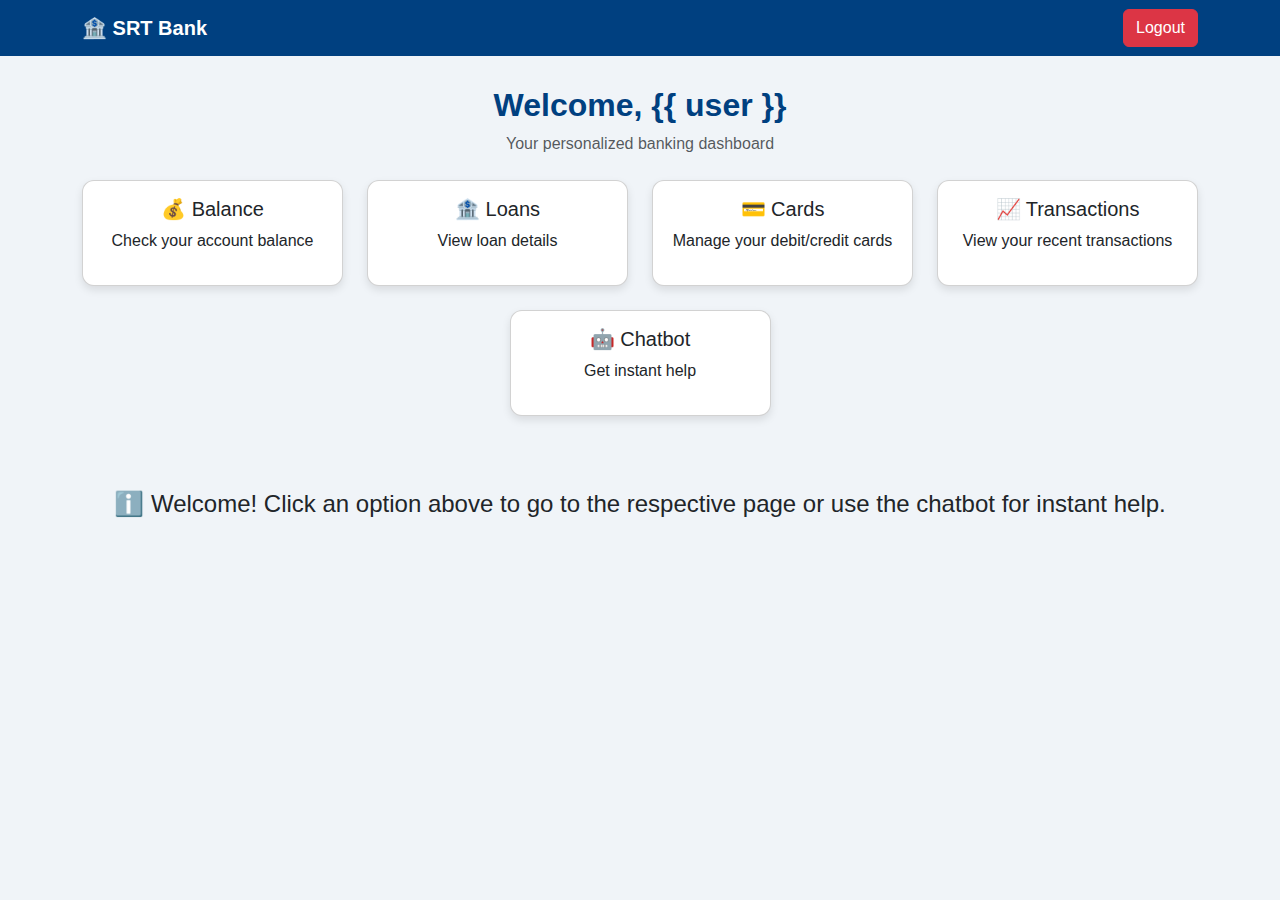
<file: templates/dashboard.html>
<!DOCTYPE html>
<html lang="en">
<head>
    <meta charset="UTF-8">
    <title>SRT Bank - Dashboard</title>
    <link rel="stylesheet" href="https://cdn.jsdelivr.net/npm/bootstrap@5.3.0/dist/css/bootstrap.min.css">
    <style>
        body { background: #f0f4f8; font-family: Arial, sans-serif; }
        .navbar { background-color: #004080; }
        .navbar-brand, .nav-link { color: white !important; font-weight: 600; }
        .dashboard-header { margin-top: 30px; text-align: center; }
        .dashboard-header h2 { font-weight: bold; color: #004080; }
        .card-option { cursor: pointer; transition: transform 0.2s ease; border-radius: 12px; background: white; box-shadow: 0 4px 8px rgba(0,0,0,0.1); }
        .card-option:hover { transform: scale(1.05); box-shadow: 0 6px 12px rgba(0,0,0,0.2); }
        #content-section { margin-top: 30px; padding: 20px; text-align: center; background-color: transparent; border: none; box-shadow: none;}
        #chatbox { position: fixed; bottom: 20px; right: 20px; width: 320px; height: 420px; border: 1px solid #ccc; background: white; display: none; flex-direction: column; box-shadow: 0 4px 8px rgba(0,0,0,0.2); border-radius: 10px; z-index: 1000; }
        #chat-header { background: #004080; color: white; padding: 10px; font-weight: bold; border-radius: 10px 10px 0 0; }
        #chat-messages { flex: 1; padding: 10px; overflow-y: auto; font-size: 14px; }
        #chat-input { display: flex; border-top: 1px solid #e0e0e0;}
        #chat-input input { flex: 1; padding: 10px; border: none; outline: none; }
        #chat-input button { border: none; background: #004080; color: white; padding: 10px 15px; cursor: pointer; }
        
        /* This is the style for the intent label */
        .intent-label {
            display: block;
            margin-top: 8px;
            font-size: 12px;
            color: #28a745; /* Green color like the image */
            font-style: italic;
            font-family: monospace;
        }
    </style>
</head>
<body>
    <nav class="navbar navbar-expand-lg">
        <div class="container">
            <a class="navbar-brand" href="/dashboard">🏦 SRT Bank</a>
            <div class="ms-auto"><a href="/logout" class="btn btn-danger">Logout</a></div>
        </div>
    </nav>

    <div class="container">
        <div class="dashboard-header">
            <h2>Welcome, {{ user }}</h2>
            <p class="text-muted">Your personalized banking dashboard</p>
        </div>

        <div class="row mt-4 justify-content-center">
            <div class="col-md-3 mb-4"><div class="card card-option text-center p-3" onclick="window.location.href='/balance';"><h5>💰 Balance</h5><p>Check your account balance</p></div></div>
            <div class="col-md-3 mb-4"><div class="card card-option text-center p-3" onclick="window.location.href='/loans';"><h5>🏦 Loans</h5><p>View loan details</p></div></div>
            <div class="col-md-3 mb-4"><div class="card card-option text-center p-3" onclick="window.location.href='/cards';"><h5>💳 Cards</h5><p>Manage your debit/credit cards</p></div></div>
            <div class="col-md-3 mb-4"><div class="card card-option text-center p-3" onclick="window.location.href='/transactions';"><h5>📈 Transactions</h5><p>View your recent transactions</p></div></div>
            <div class="col-md-3 mb-4"><div class="card card-option text-center p-3" onclick="toggleChat()"><h5>🤖 Chatbot</h5><p>Get instant help</p></div></div>
        </div>

        <div id="content-section">
            <h4>ℹ️ Welcome! Click an option above to go to the respective page or use the chatbot for instant help.</h4>
        </div>
    </div>

    <div id="chatbox">
        <div id="chat-header">BankBot AI <button onclick="toggleChat()" style="float:right; border:none; background:transparent; color:white;">✖</button></div>
        <div id="chat-messages"><div class="mb-2"><b>Bot:</b> Hello! How can I assist you?</div></div>
        <div id="chat-input"><input type="text" id="userInput" placeholder="Type your message..."><button id="sendBtn">Send</button></div>
    </div>

    <script>
        // This function shows and hides the chatbot window when the "Chatbot" card is clicked.
        function toggleChat() {
            const chatbox = document.getElementById("chatbox");
            if (chatbox.style.display === "flex") {
                chatbox.style.display = "none";
            } else {
                chatbox.style.display = "flex";
            }
        }

        // This is the main function that handles sending messages to the AI.
        async function sendMessage() {
            const input = document.getElementById("userInput");
            const message = input.value.trim();
            if (!message) return; // Don't send empty messages

            const chatMessages = document.getElementById("chat-messages");
            // Immediately display the user's message for a responsive feel.
            chatMessages.innerHTML += `<div class="mb-2 text-end"><b>You:</b> ${message}</div>`;
            input.value = ""; // Clear the input box

            // Send the user's message to our Python backend API.
            const response = await fetch("/api/chat", {
                method: "POST",
                headers: { "Content-Type": "application/json" },
                body: JSON.stringify({ message: message })
            });
            
            // Get the response data (reply and intent) from the backend.
            const data = await response.json();
            
            // Create the bot message HTML.
            let botHtml = `<div class="mb-2"><b>Bot:</b> ${data.reply}`;
            
            // If the server sent an intent, add the special green label.
            if (data.intent && data.intent !== "slot_filling" && data.intent !== "error" && data.intent !== "n/a") {
                botHtml += `<span class="intent-label">✓ ${data.intent}</span>`;
            } else if (data.intent === "out_of_scope") {
                 botHtml += `<span class="intent-label" style="color: #6c757d;">● Chitchat Response</span>`;
            }
            botHtml += `</div>`;
            
            // Add the final HTML to the chat window and scroll to the bottom.
            chatMessages.innerHTML += botHtml;
            chatMessages.scrollTop = chatMessages.scrollHeight;
        }

        // These lines make the "Send" button and the "Enter" key work.
        document.getElementById("sendBtn").addEventListener("click", sendMessage);
        document.getElementById("userInput").addEventListener("keypress", function(event) {
            if (event.key === "Enter") { sendMessage(); }
        });
    </script>
</body>
</html>
</file>
